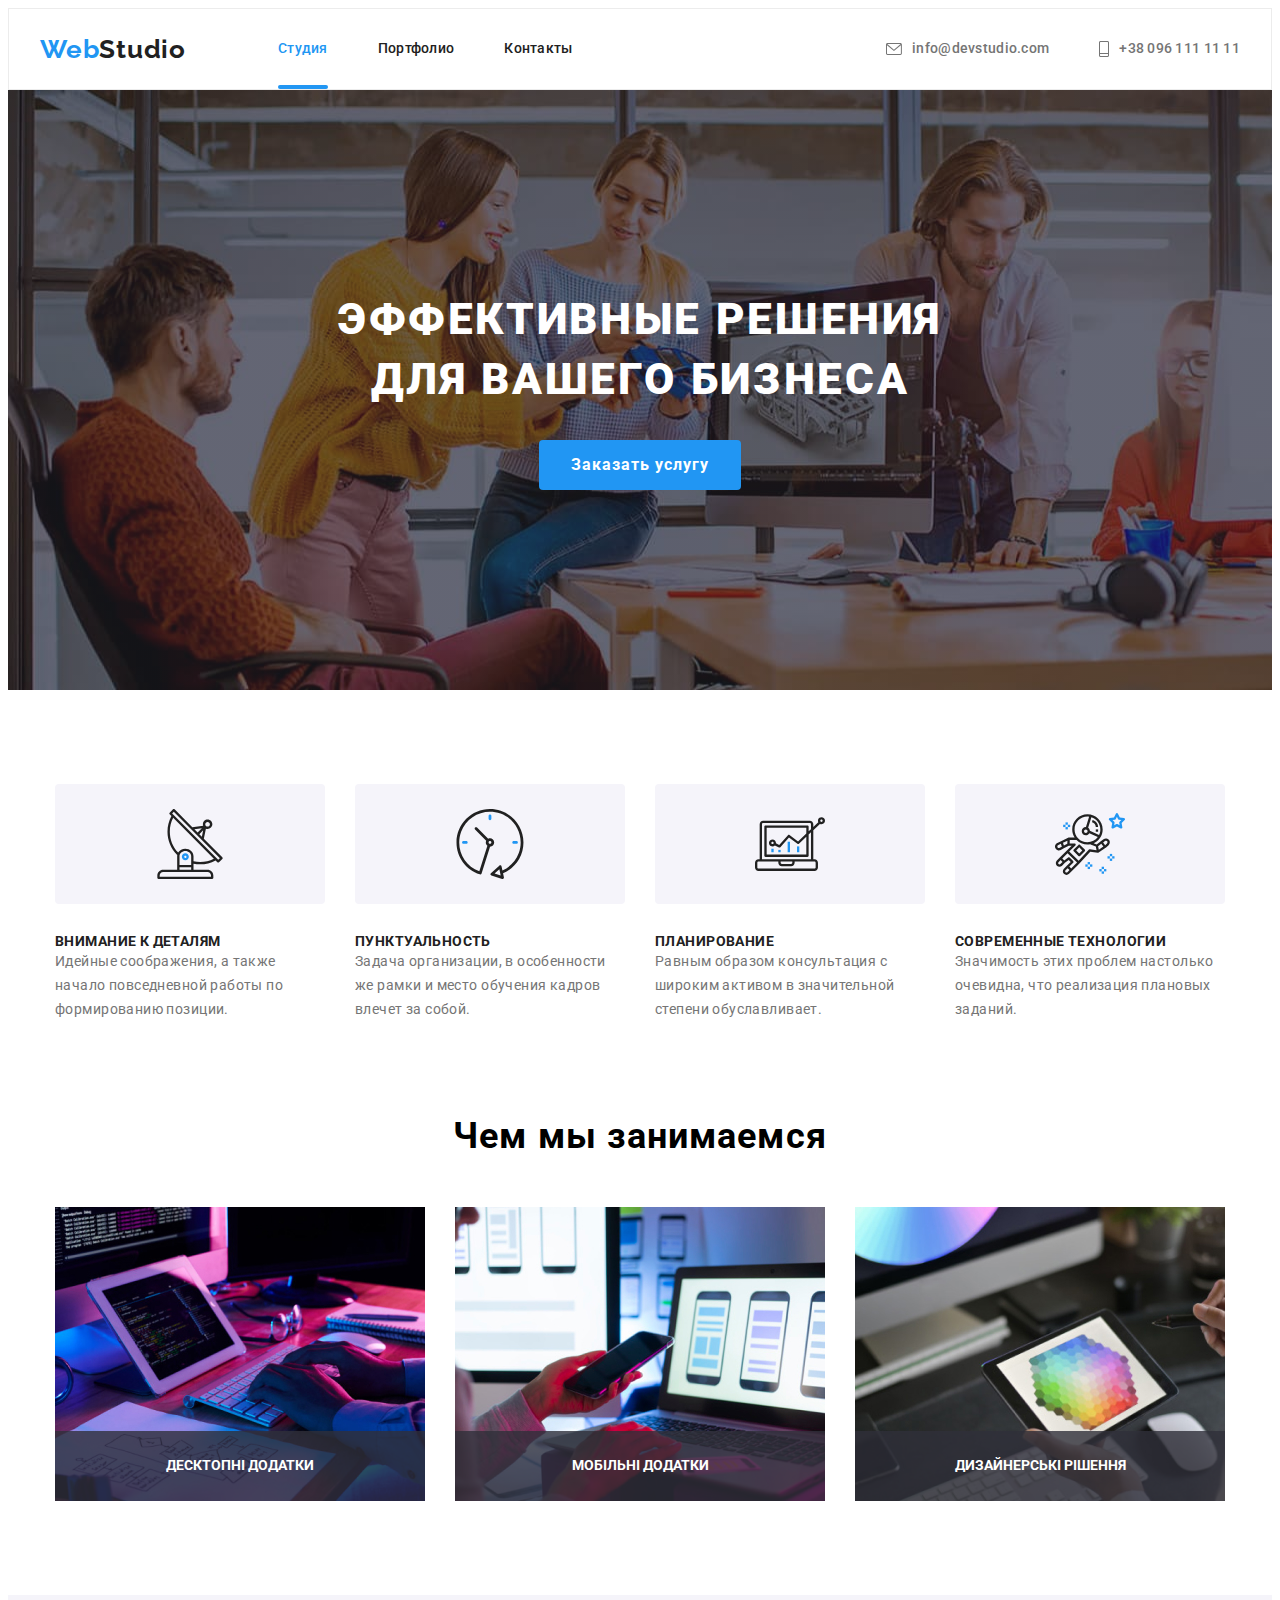
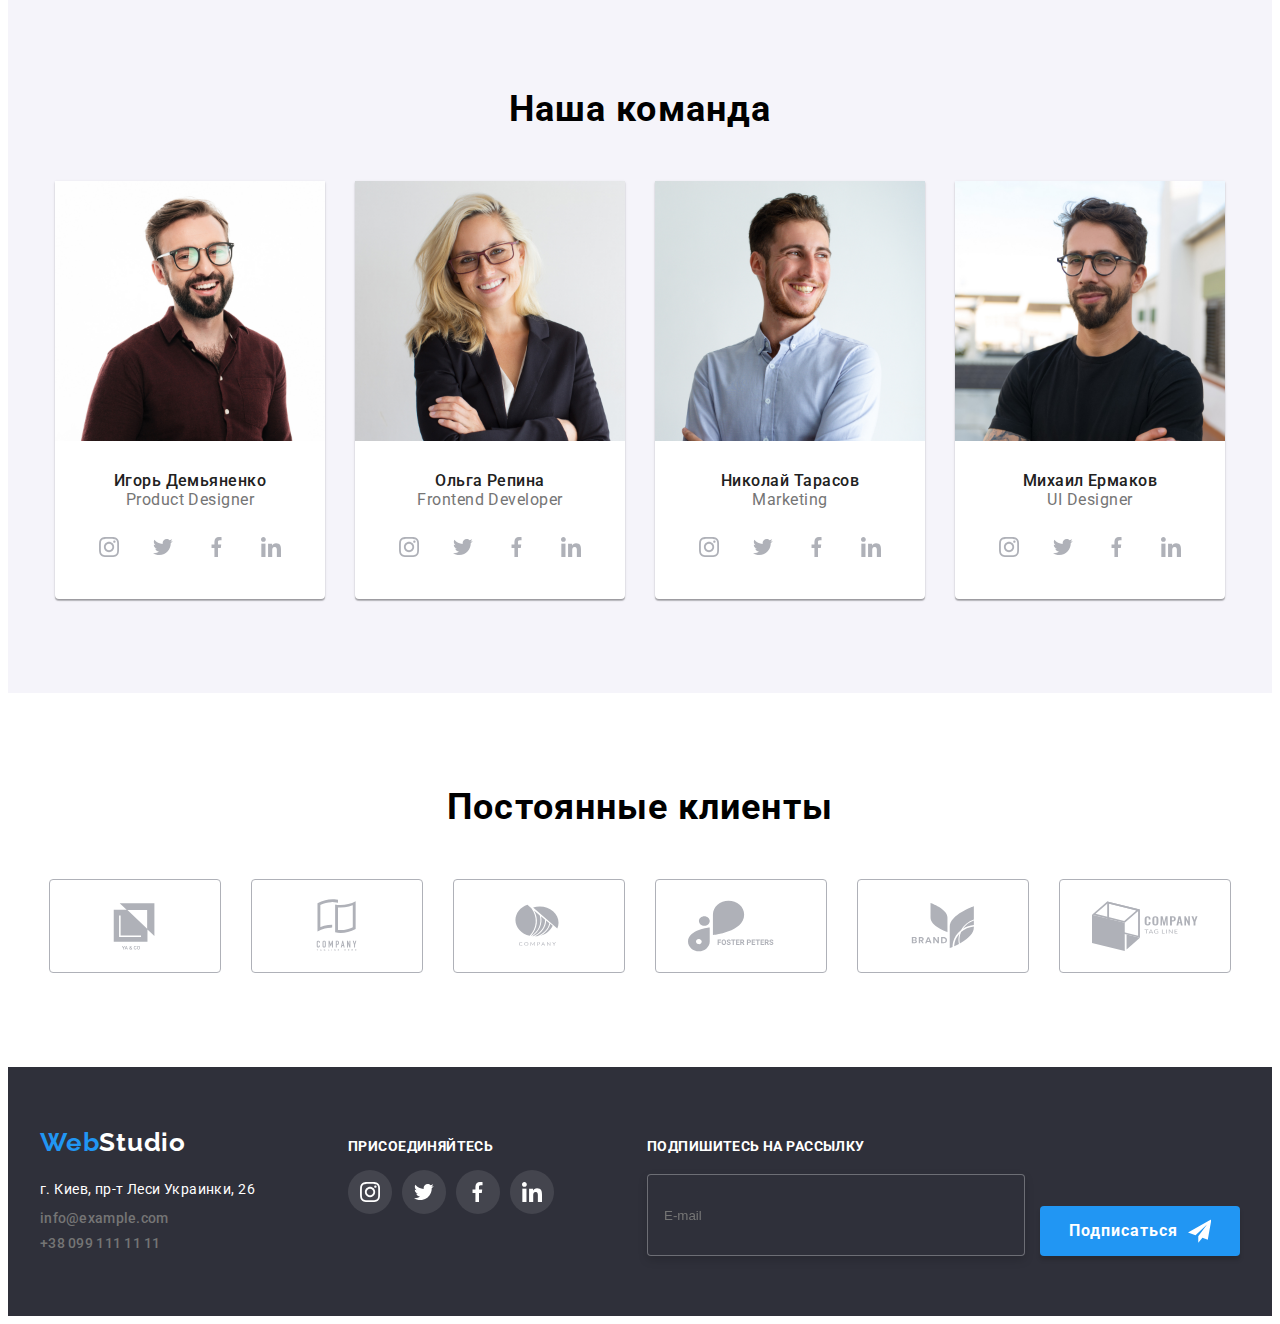
<file: index.html>
<!DOCTYPE html>
<html lang="ru">
  <head>
    <meta charset="UTF-8" />
    <meta http-equiv="X-UA-Compatible" content="IE=edge" />
    <meta name="viewport" content="width=device-width, initial-scale=1.0" />
    <title>Document</title>
    <link rel="preconnect" href="https://fonts.googleapis.com" />
    <link rel="preconnect" href="https://fonts.gstatic.com" crossorigin />
    <link
      href="https://fonts.googleapis.com/css2?family=Montserrat:wght@400;700&family=Raleway:wght@700&family=Roboto:wght@400;500;700;900&display=swap"
      rel="stylesheet"
    />
    <link
      rel="stylesheet"
      href="https://cdnjs.cloudflare.com/ajax/libs/modern-normalize/1.1.0/modern-normalize.min.css"
      integrity="sha512-wpPYUAdjBVSE4KJnH1VR1HeZfpl1ub8YT/NKx4PuQ5NmX2tKuGu6U/JRp5y+Y8XG2tV+wKQpNHVUX03MfMFn9Q=="
      crossorigin="anonymous"
      referrerpolicy="no-referrer"
    />
    <link rel="stylesheet" href="./css/styles.css" />
  </head>
  <body>
    <!-- HEADER -->
    <header class="page-header">
      <div class="container page-header-container">
        <nav class="page-nav">
          <a class="logo" href="/"
            >Web<span class="second-part-logo">Studio</span></a
          >
          <ul class="page-nav">
            <li class="menu-item">
              <a class="menu-link current" href="">Студия</a>
            </li>
            <li class="menu-item">
              <a class="menu-link" href="./portfolio.html">Портфолио</a>
            </li>
            <li class="menu-item">
              <a class="menu-link" href="">Контакты</a>
            </li>
          </ul>
        </nav>
        <ul class="address-tel-container">
          <li>
            <a class="mail-address" href="mailto:info@devstudio.com"
              ><svg class="social-icon-header" width="16" height="12">
                <use href="./images/symbol-defs.svg#icon-mail"></use>
              </svg>
              info@devstudio.com</a
            >
          </li>
          <li>
            <a class="phone-number" href="tel:+380961111111"
              ><svg class="social-icon-header" width="10" height="16">
                <use href="./images/symbol-defs.svg#icon-tel"></use>
              </svg>
              +38 096 111 11 11</a
            >
          </li>
        </ul>
      </div>
    </header>
    <main>
      <!-- HERO -->
      <section class="hero">
        <!-- <img src="./images/primary/hero.jpg" alt="hero" width="1600" /> -->
        <h1 class="hero-title">
          Эффективные решения <br />
          для вашего бизнеса
        </h1>
        <button type="button" class="main-button" data-modal-open>
          Заказать услугу
        </button>
      </section>
      <!-- Наши преимущества -->
      <section class="benefits">
        <div class="container">
          <h2 hidden>Наши преимущества</h2>
          <ul class="benefits-item">
            <li class="benefits-list">
              <div class="benefits-icon-container">
                <svg class="benefits-icon" width="70px" height="70px">
                  <use href="./images/symbol-defs.svg#icon-antena"></use>
                </svg>
              </div>
              <h3 class="benefits-title">Внимание к деталям</h3>
              <p class="text-in-title">
                Идейные соображения, а также начало повседневной работы по
                формированию позиции.
              </p>
            </li>
            <li class="benefits-list">
              <div class="benefits-icon-container">
                <svg class="benefits-icon" width="70px" height="70px">
                  <use href="./images/symbol-defs.svg#icon-clock"></use>
                </svg>
              </div>

              <h3 class="benefits-title">Пунктуальность</h3>
              <p class="text-in-title">
                Задача организации, в особенности же рамки и место обучения
                кадров влечет за собой.
              </p>
            </li>
            <li class="benefits-list">
              <div class="benefits-icon-container">
                <svg class="benefits-icon" width="70px" height="70px">
                  <use href="./images/symbol-defs.svg#icon-diagram"></use>
                </svg>
              </div>

              <h3 class="benefits-title">Планирование</h3>
              <p class="text-in-title">
                Равным образом консультация с широким активом в значительной
                степени обуславливает.
              </p>
            </li>
            <li class="benefits-list">
              <div class="benefits-icon-container">
                <svg class="benefits-icon" width="70px" height="70px">
                  <use href="./images/symbol-defs.svg#icon-astronaut"></use>
                </svg>
              </div>

              <h3 class="benefits-title">Современные технологии</h3>
              <p class="text-in-title">
                Значимость этих проблем настолько очевидна, что реализация
                плановых заданий.
              </p>
            </li>
          </ul>
        </div>
      </section>
      <!-- Чем мы занимаемся -->
      <section>
        <h2 class="headline">Чем мы занимаемся</h2>
        <div class="container-job">
          <ul class="command">
            <li class="command-item">
              <img
                src="./images/primary/box1.jpg"
                alt="Скелет документа"
                width="370"
              />
              <div class="command-item-wraper">
                <p class="text-wraper">ДЕСКТОПНІ ДОДАТКИ</p>
              </div>
            </li>
            <li class="command-item">
              <img
                src="./images/primary/box2.jpg"
                alt="Адаптивный дизайн приложения"
                width="370"
              />
              <div class="command-item-wraper">
                <p class="text-wraper">МОБІЛЬНІ ДОДАТКИ</p>
              </div>
            </li>
            <li class="command-item">
              <img
                src="./images/primary/box3.jpg"
                alt="Подбор любого цвета"
                width="370"
              />
              <div class="command-item-wraper">
                <p class="text-wraper">ДИЗАЙНЕРСЬКІ РІШЕННЯ</p>
              </div>
            </li>
          </ul>
        </div>
      </section>
      <!-- Наша команда -->
      <section class="background-command">
        <h2 class="headline-command">Наша команда</h2>
        <div class="container-command">
          <ul class="command">
            <li class="command-item frame">
              <img
                src="./images/primary/productdesigner.jpg"
                alt="Product Designer"
                width="270"
              />
              <div class="section-command">
                <h3 class="name-command command">Игорь Демьяненко</h3>
                <p lang="en" class="name-position command">Product Designer</p>
                <ul class="social-list">
                  <li class="social-list-item">
                    <a href="" class="social-list-link">
                      <svg class="social-list-icon" width="20" height="20">
                        <use
                          href="./images/symbol-defs.svg#icon-instagram"
                        ></use>
                      </svg>
                    </a>
                  </li>
                  <li class="social-list-item">
                    <a href="" class="social-list-link">
                      <svg class="social-list-icon" width="20" height="20">
                        <use href="./images/symbol-defs.svg#icon-twitter"></use>
                      </svg>
                    </a>
                  </li>
                  <li class="social-list-item">
                    <a href="" class="social-list-link">
                      <svg class="social-list-icon" width="20" height="20">
                        <use
                          href="./images/symbol-defs.svg#icon-facebook"
                        ></use>
                      </svg>
                    </a>
                  </li>
                  <li class="social-list-item">
                    <a href="" class="social-list-link">
                      <svg class="social-list-icon" width="20" height="20">
                        <use
                          href="./images/symbol-defs.svg#icon-linkedin"
                        ></use>
                      </svg>
                    </a>
                  </li>
                </ul>
              </div>
            </li>
            <li class="command-item frame">
              <img
                src="./images/primary/frontenddeveloper.jpg"
                alt="Frontend Developer"
                width="270"
              />
              <div class="section-command">
                <h3 class="name-command command">Ольга Репина</h3>
                <p lang="en" class="name-position command">
                  Frontend Developer
                </p>
                <ul class="social-list">
                  <li class="social-list-item">
                    <a href="" class="social-list-link">
                      <svg class="social-list-icon" width="20" height="20">
                        <use
                          href="./images/symbol-defs.svg#icon-instagram"
                        ></use>
                      </svg>
                    </a>
                  </li>
                  <li class="social-list-item">
                    <a href="" class="social-list-link">
                      <svg class="social-list-icon" width="20" height="20">
                        <use href="./images/symbol-defs.svg#icon-twitter"></use>
                      </svg>
                    </a>
                  </li>
                  <li class="social-list-item">
                    <a href="" class="social-list-link">
                      <svg class="social-list-icon" width="20" height="20">
                        <use
                          href="./images/symbol-defs.svg#icon-facebook"
                        ></use>
                      </svg>
                    </a>
                  </li>
                  <li class="social-list-item">
                    <a href="" class="social-list-link">
                      <svg class="social-list-icon" width="20" height="20">
                        <use
                          href="./images/symbol-defs.svg#icon-linkedin"
                        ></use>
                      </svg>
                    </a>
                  </li>
                </ul>
              </div>
            </li>
            <li class="command-item frame">
              <img
                src="./images/primary/marketing.jpg"
                alt="Marketing"
                width="270"
              />
              <div class="section-command">
                <h3 class="name-command command">Николай Тарасов</h3>
                <p lang="en" class="name-position command">Marketing</p>
                <ul class="social-list">
                  <li class="social-list-item">
                    <a href="" class="social-list-link">
                      <svg class="social-list-icon" width="20" height="20">
                        <use
                          href="./images/symbol-defs.svg#icon-instagram"
                        ></use>
                      </svg>
                    </a>
                  </li>
                  <li class="social-list-item">
                    <a href="" class="social-list-link">
                      <svg class="social-list-icon" width="20" height="20">
                        <use href="./images/symbol-defs.svg#icon-twitter"></use>
                      </svg>
                    </a>
                  </li>
                  <li class="social-list-item">
                    <a href="" class="social-list-link">
                      <svg class="social-list-icon" width="20" height="20">
                        <use
                          href="./images/symbol-defs.svg#icon-facebook"
                        ></use>
                      </svg>
                    </a>
                  </li>
                  <li class="social-list-item">
                    <a href="" class="social-list-link">
                      <svg class="social-list-icon" width="20" height="20">
                        <use
                          href="./images/symbol-defs.svg#icon-linkedin"
                        ></use>
                      </svg>
                    </a>
                  </li>
                </ul>
              </div>
            </li>
            <li class="command-item frame">
              <img src="./images/primary/uidesigner.jpg" alt="" width="270" />
              <div class="section-command">
                <h3 class="name-command command">Михаил Ермаков</h3>
                <p lang="en" class="name-position command">UI Designer</p>
                <ul class="social-list">
                  <li class="social-list-item">
                    <a href="" class="social-list-link">
                      <svg class="social-list-icon" width="20" height="20">
                        <use
                          href="./images/symbol-defs.svg#icon-instagram"
                        ></use>
                      </svg>
                    </a>
                  </li>
                  <li class="social-list-item">
                    <a href="" class="social-list-link">
                      <svg class="social-list-icon" width="20" height="20">
                        <use href="./images/symbol-defs.svg#icon-twitter"></use>
                      </svg>
                    </a>
                  </li>
                  <li class="social-list-item">
                    <a href="" class="social-list-link">
                      <svg class="social-list-icon" width="20" height="20">
                        <use
                          href="./images/symbol-defs.svg#icon-facebook"
                        ></use>
                      </svg>
                    </a>
                  </li>
                  <li class="social-list-item">
                    <a href="" class="social-list-link">
                      <svg class="social-list-icon" width="20" height="20">
                        <use
                          href="./images/symbol-defs.svg#icon-linkedin"
                        ></use>
                      </svg>
                    </a>
                  </li>
                </ul>
              </div>
            </li>
          </ul>
        </div>
      </section>
      <!-- Постоянные клиенты -->
      <section class="clients">
        <h2 class="headline-clients">Постоянные клиенты</h2>
        <div>
          <ul class="clients-list">
            <li class="clients-item">
              <a href="" class="clients-list-link">
                <svg class="clients-icon">
                  <use href="./images/symbol-defs.svg#icon-yaco"></use>
                </svg>
              </a>
            </li>
            <li class="clients-item">
              <a href="" class="clients-list-link">
                <svg class="clients-icon">
                  <use href="./images/symbol-defs.svg#icon-company"></use>
                </svg>
              </a>
            </li>
            <li class="clients-item">
              <a href="" class="clients-list-link">
                <svg class="clients-icon">
                  <use href="./images/symbol-defs.svg#icon-company-two"></use>
                </svg>
              </a>
            </li>
            <li class="clients-item">
              <a href="" class="clients-list-link">
                <svg class="clients-icon">
                  <use href="./images/symbol-defs.svg#icon-foster"></use>
                </svg>
              </a>
            </li>
            <li class="clients-item">
              <a href="" class="clients-list-link">
                <svg class="clients-icon">
                  <use href="./images/symbol-defs.svg#icon-brand"></use>
                </svg>
              </a>
            </li>
            <li class="clients-item">
              <a href="" class="clients-list-link">
                <svg class="clients-icon">
                  <use href="./images/symbol-defs.svg#icon-tag-line"></use>
                </svg>
              </a>
            </li>
          </ul>
        </div>
      </section>
    </main>
    <!-- FOOTER -->
    <footer class="background-footer">
      <div class="container-footer">
        <div>
          <a class="logo" href="./index.html"
            >Web<span class="second-part-logo-footer">Studio</span></a
          >
          <address>
            <ul>
              <li class="address">г. Киев, пр-т Леси Украинки, 26</li>
              <li>
                <a
                  class="mail-address-portfolio footer"
                  href="mailto:info@example.com"
                  >info@example.com</a
                >
              </li>
              <li>
                <a
                  class="phone-number-portfolio footer-number footer"
                  href="tel:+380991111111"
                  >+38 099 111 11 11</a
                >
              </li>
            </ul>
          </address>
        </div>
        <div class="container-footer-links">
          <h3 class="headline-footer">ПРИСОЕДИНЯЙТЕСЬ</h3>
          <ul class="social-list-footer">
            <li class="social-list-item-footer">
              <a href="" class="social-list-link-footer">
                <svg class="social-list-icon-footer" width="20" height="20">
                  <use href="./images/symbol-defs.svg#icon-instagram"></use>
                </svg>
              </a>
            </li>
            <li class="social-list-item-footer">
              <a href="" class="social-list-link-footer">
                <svg class="social-list-icon-footer" width="20" height="20">
                  <use href="./images/symbol-defs.svg#icon-twitter"></use>
                </svg>
              </a>
            </li>
            <li class="social-list-item-footer">
              <a href="" class="social-list-link-footer">
                <svg class="social-list-icon-footer" width="20" height="20">
                  <use href="./images/symbol-defs.svg#icon-facebook"></use>
                </svg>
              </a>
            </li>
            <li class="social-list-item-footer">
              <a href="" class="social-list-link-footer">
                <svg class="social-list-icon-footer" width="20" height="20">
                  <use href="./images/symbol-defs.svg#icon-linkedin"></use>
                </svg>
              </a>
            </li>
          </ul>
        </div>
        <form class="form-footer">
          <label>
            <span class="footer-subscribe">ПОДПИШИТЕСЬ НА РАССЫЛКУ</span>
            <input
              class="form-email"
              type="email"
              name="email"
              placeholder="E-mail"
              required
            />
          </label>
          <button type="submit" class="button-send-footer">
            Подписаться
            <svg class="icon-send" width="24" height="24">
              <use href="./images/symbol-defs.svg#icon-send"></use>
            </svg>
          </button>
        </form>
        <!-- <div class="container-subscribe">
          <h3 class="footer-subscribe">ПОДПИШИТЕСЬ НА РАССЫЛКУ</h3>
          <form class="form-footer">
            <input
              class="form-email"
              type="email"
              name="email"
              id="user_email"
              placeholder="E-mail"
            />
            <button type="submit" class="button-send-footer">
              Подписаться
              <svg class="icon-send" width="24" height="24">
                <use href="./images/symbol-defs.svg#icon-send"></use>
              </svg>
            </button>
          </form>
        </div> -->
      </div>
    </footer>
    <!-- MODAL -->
    <div class="backdrop is-hidden" data-modal>
      <div class="modal">
        <button type="button" class="modal-close-button" data-modal-close>
          <svg class="modal-close-button-icon" width="11" height="11">
            <use href="./images/symbol-defs.svg#icon-close-modal"></use>
          </svg>
        </button>
        <span class="modal-form-text"
          >Залиште свої дані, ми вам передзвонимо</span
        >
        <form class="modal-form">
          <label class="modal-form-field">
            <span class="modal-form-input-desc">Ім'я</span>
            <span class="modal-form-input-wrapper">
              <input
                type="text"
                name="user_name"
                class="modal-form-input"
                required
                pattern="^[a-zA-Z а-яА-Я]+"
                minlength="2"
              />
              <svg class="modal-form-input-icon" width="13" height="13">
                <use href="./images/symbol-defs.svg#icon-people"></use>
              </svg>
            </span>
          </label>
          <label class="modal-form-field">
            <span class="modal-form-input-desc">Телефон</span>
            <span class="modal-form-input-wrapper">
              <input
                type="tel"
                name="user_phone"
                class="modal-form-input"
                required
                pattern="[0-9]{3}-[0-9]{3}-[0-9]{2}-[0-9]{2}"
                title="xxx-xxx-xx-xx"
              />
              <svg class="modal-form-input-icon" width="13" height="13">
                <use href="./images/symbol-defs.svg#icon-phone"></use>
              </svg>
            </span>
          </label>
          <label class="modal-form-field">
            <span class="modal-form-input-desc">Пошта</span>
            <span class="modal-form-input-wrapper">
              <input
                type="email"
                name="user_email"
                class="modal-form-input"
                required
              />
              <svg class="modal-form-input-icon" width="13" height="13">
                <use href="./images/symbol-defs.svg#icon-people"></use>
              </svg>
            </span>
          </label>
          <label class="modal-form-field">
            <span class="modal-form-input-desc">Коментар</span>
            <textarea
              name="user_message"
              class="modal-form-message"
              placeholder="Введіть текст"
            ></textarea>
          </label>
          <input
            id="user-policy"
            type="checkbox"
            name="user_policy"
            class="modal-form-check checkbox"
          />
          <label for="user-policy" class="modal-form-check-desc"
            >Погоджуюся з розсилкою та приймаю &nbsp;<a
              class="modal-link-contract"
              href=""
              >Умови договору</a
            ></label
          >
          <button type="submit" class="modal-form-submit">Відправити</button>
        </form>
      </div>
    </div>
    <script src="./js/modal.js"></script>
  </body>
</html>
</file>
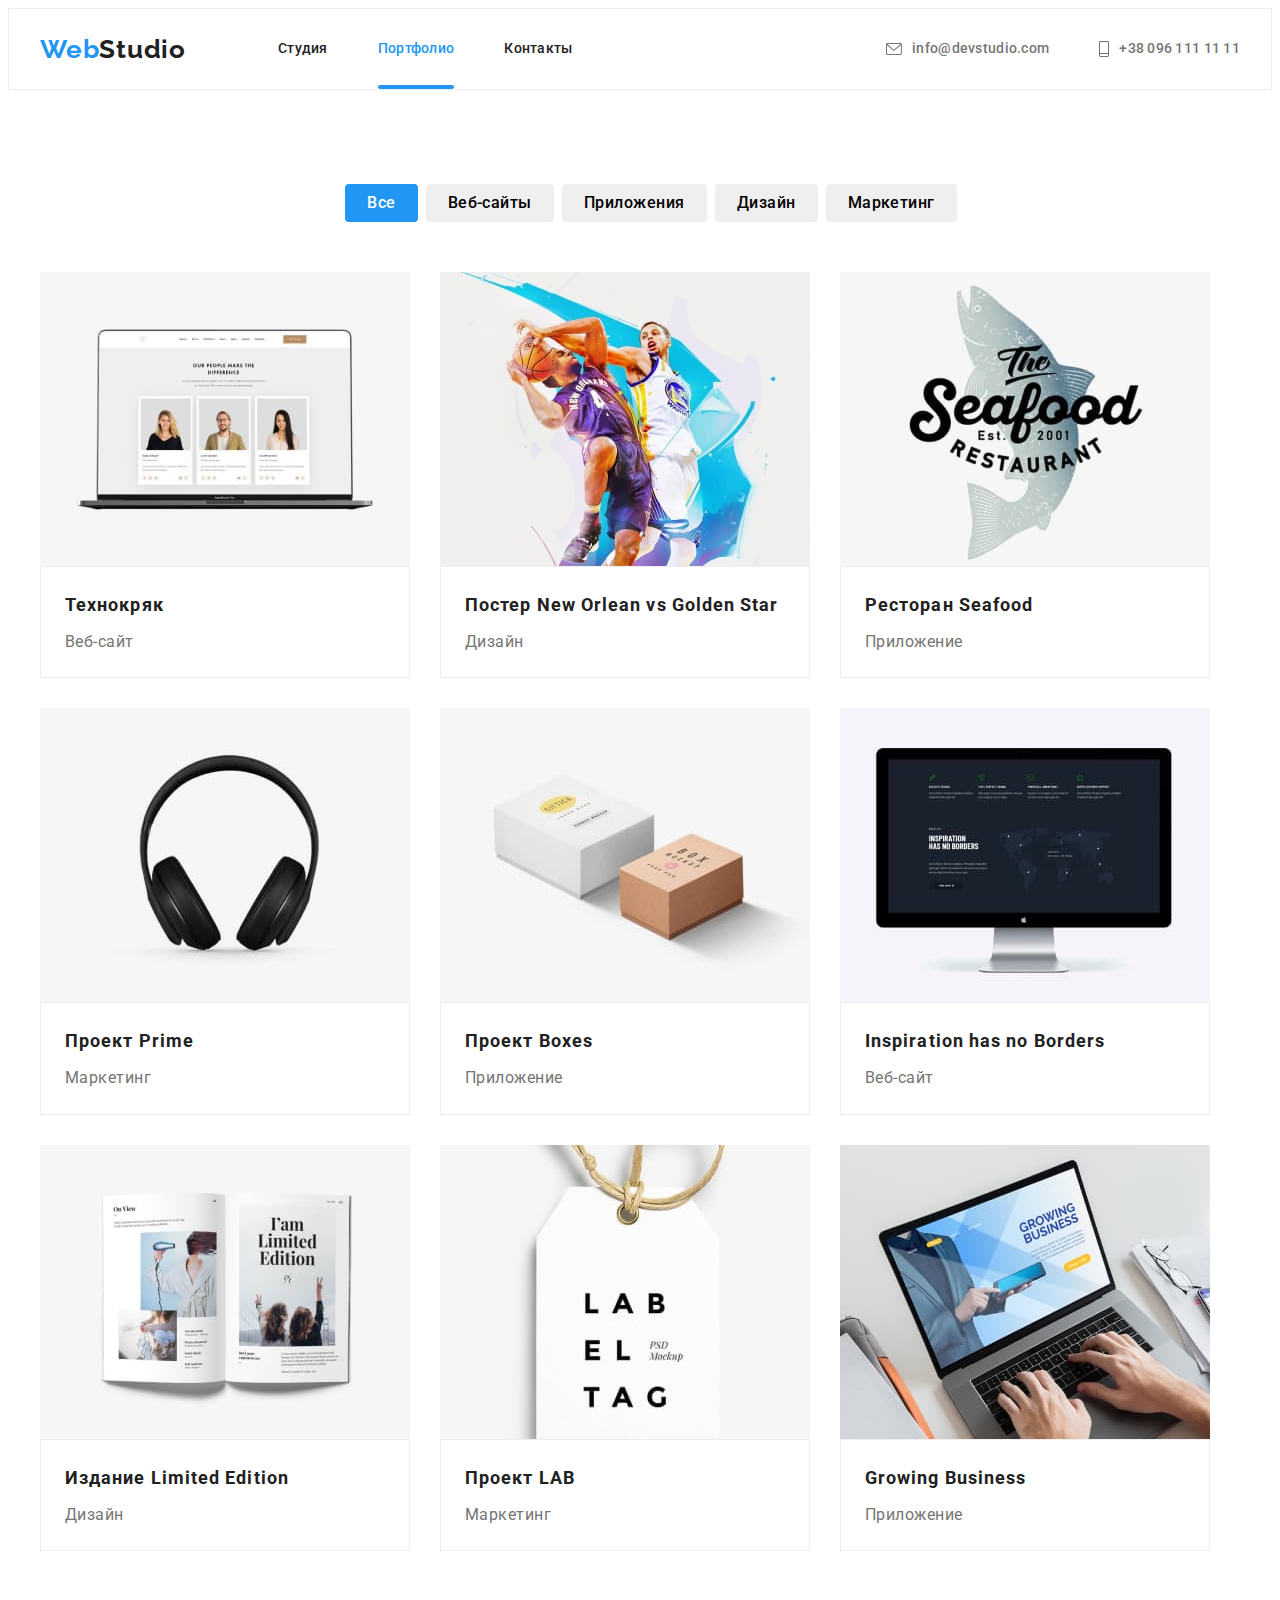
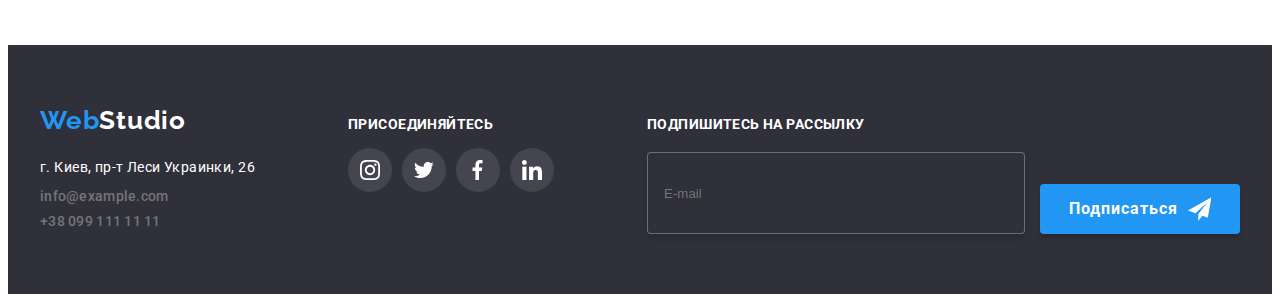
<file: portfolio.html>
<!DOCTYPE html>
<html lang="ru">
  <head>
    <meta charset="UTF-8" />
    <meta http-equiv="X-UA-Compatible" content="IE=edge" />
    <meta name="viewport" content="width=device-width, initial-scale=1.0" />
    <title>Document</title>
    <link rel="preconnect" href="https://fonts.googleapis.com" />
    <link rel="preconnect" href="https://fonts.gstatic.com" crossorigin />
    <link
      href="https://fonts.googleapis.com/css2?family=Montserrat:wght@400;700&family=Raleway:wght@700&family=Roboto:wght@400;500;700;900&display=swap"
      rel="stylesheet"
    />
    <link
      rel="stylesheet"
      href="https://cdnjs.cloudflare.com/ajax/libs/modern-normalize/1.1.0/modern-normalize.min.css"
      integrity="sha512-wpPYUAdjBVSE4KJnH1VR1HeZfpl1ub8YT/NKx4PuQ5NmX2tKuGu6U/JRp5y+Y8XG2tV+wKQpNHVUX03MfMFn9Q=="
      crossorigin="anonymous"
      referrerpolicy="no-referrer"
    />
    <link rel="stylesheet" href="./css/styles.css" />
  </head>
  <body>
    <!-- HEADER -->
    <header class="page-header">
      <div class="container page-header-container">
        <nav class="page-nav">
          <a class="logo" href="/"
            >Web<span class="second-part-logo">Studio</span></a
          >
          <ul class="page-nav">
            <li class="menu-item">
              <a class="menu-link" href="./index.html">Студия</a>
            </li>
            <li class="menu-item">
              <a class="menu-link current" href="">Портфолио</a>
            </li>
            <li class="menu-item">
              <a class="menu-link" href="">Контакты</a>
            </li>
          </ul>
        </nav>
        <ul class="address-tel-container">
          <li>
            <a class="mail-address" href="mailto:info@devstudio.com"
              ><svg class="social-icon-header" width="16" height="12">
                <use href="./images/symbol-defs.svg#icon-mail"></use>
              </svg>
              info@devstudio.com</a
            >
          </li>
          <li>
            <a class="phone-number" href="tel:+380961111111"
              ><svg class="social-icon-header" width="10" height="16">
                <use href="./images/symbol-defs.svg#icon-tel"></use>
              </svg>
              +38 096 111 11 11</a
            >
          </li>
        </ul>
      </div>
    </header>
    <!-- Main -->
    <main>
      <!-- Навигация -->
      <section class="section">
        <div class="container">
          <h1 hidden>Навигация</h1>
          <ul class="container container-buttons">
            <li>
              <button type="button" class="portfolio-button current-portfolio">
                Все
              </button>
            </li>
            <li>
              <button type="button" class="portfolio-button">Веб-сайты</button>
            </li>
            <li>
              <button type="button" class="portfolio-button">Приложения</button>
            </li>
            <li>
              <button type="button" class="portfolio-button">Дизайн</button>
            </li>
            <li>
              <button type="button" class="portfolio-button">Маркетинг</button>
            </li>
          </ul>
          <!-- Плиточные елементы -->
          <ul class="work-element">
            <li class="work-list">
              <div class="work-list-blok">
                <img
                  src="./images/portfolio/website.jpg"
                  alt="website"
                  width="370"
                  height="294"
                />
                <p class="overlay">
                  Ресурс пропонує комплексні пропозиції з різним рівнем
                  функціоналу та сервісів. Все це дозволить відвідувачу отримати
                  вичерпні відомості про компанію чи приватну особу.
                </p>
              </div>
              <div class="work-element-name">
                <h2 class="description-work">Технокряк</h2>
                <p class="task-types">Веб-сайт</p>
              </div>
            </li>
            <li class="work-list">
              <div class="work-list-blok">
                <img
                  src="./images/portfolio/design.jpg"
                  alt="design"
                  width="370"
                  height="294"
                />
                <p class="overlay">
                  Ресурс пропонує комплексні пропозиції з різним рівнем
                  функціоналу та сервісів. Все це дозволить відвідувачу отримати
                  вичерпні відомості про компанію чи приватну особу.
                </p>
              </div>
              <div class="work-element-name">
                <h2 class="description-work">
                  Постер <span lang="en">New Orlean vs Golden Star</span>
                </h2>
                <p class="task-types">Дизайн</p>
              </div>
            </li>
            <li class="work-list">
              <div class="work-list-blok">
                <img
                  src="./images/portfolio/app.jpg"
                  alt="app"
                  width="370"
                  height="294"
                />
                <p class="overlay">
                  Ресурс пропонує комплексні пропозиції з різним рівнем
                  функціоналу та сервісів. Все це дозволить відвідувачу отримати
                  вичерпні відомості про компанію чи приватну особу.
                </p>
              </div>
              <div class="work-element-name">
                <h2 class="description-work">
                  Ресторан <span lang="en">Seafood</span>
                </h2>
                <p class="task-types">Приложение</p>
              </div>
            </li>
            <li class="work-list">
              <div class="work-list-blok">
                <img
                  src="./images/portfolio/marketing.jpg"
                  alt="marketing"
                  width="370"
                  height="294"
                />
                <p class="overlay">
                  Ресурс пропонує комплексні пропозиції з різним рівнем
                  функціоналу та сервісів. Все це дозволить відвідувачу отримати
                  вичерпні відомості про компанію чи приватну особу.
                </p>
              </div>
              <div class="work-element-name">
                <h2 class="description-work">
                  Проект <span lang="en">Prime</span>
                </h2>
                <p class="task-types">Маркетинг</p>
              </div>
            </li>
            <li class="work-list">
              <div class="work-list-blok">
                <img
                  src="./images/portfolio/second-app.jpg"
                  alt="app"
                  width="370"
                  height="294"
                />
                <p class="overlay">
                  Ресурс пропонує комплексні пропозиції з різним рівнем
                  функціоналу та сервісів. Все це дозволить відвідувачу отримати
                  вичерпні відомості про компанію чи приватну особу.
                </p>
              </div>
              <div class="work-element-name">
                <h2 class="description-work">
                  Проект <span lang="en">Boxes</span>
                </h2>
                <p class="task-types">Приложение</p>
              </div>
            </li>
            <li class="work-list">
              <div class="work-list-blok">
                <img
                  src="./images/portfolio/second-website.jpg"
                  alt="website"
                  width="370"
                  height="294"
                />
                <p class="overlay">
                  Ресурс пропонує комплексні пропозиції з різним рівнем
                  функціоналу та сервісів. Все це дозволить відвідувачу отримати
                  вичерпні відомості про компанію чи приватну особу.
                </p>
              </div>
              <div class="work-element-name">
                <h2 lang="en" class="description-work">
                  Inspiration has no Borders
                </h2>
                <p class="task-types">Веб-сайт</p>
              </div>
            </li>
            <li class="work-list">
              <div class="work-list-blok">
                <img
                  src="./images/portfolio/second-design.jpg"
                  alt="design"
                  width="370"
                  height="294"
                />
                <p class="overlay">
                  Ресурс пропонує комплексні пропозиції з різним рівнем
                  функціоналу та сервісів. Все це дозволить відвідувачу отримати
                  вичерпні відомості про компанію чи приватну особу.
                </p>
              </div>
              <div class="work-element-name">
                <h2 class="description-work">
                  Издание <span lang="en">Limited Edition</span>
                </h2>
                <p class="task-types">Дизайн</p>
              </div>
            </li>
            <li class="work-list">
              <div class="work-list-blok">
                <img
                  src="./images/portfolio/second-marketing.jpg"
                  alt="marketing"
                  width="370"
                  height="294"
                />
                <p class="overlay">
                  Ресурс пропонує комплексні пропозиції з різним рівнем
                  функціоналу та сервісів. Все це дозволить відвідувачу отримати
                  вичерпні відомості про компанію чи приватну особу.
                </p>
              </div>
              <div class="work-element-name">
                <h2 class="description-work">
                  Проект <span lang="en">LAB</span>
                </h2>
                <p class="task-types">Маркетинг</p>
              </div>
            </li>
            <li class="work-list">
              <div class="work-list-blok">
                <img
                  src="./images/portfolio/third-app.jpg"
                  alt="app"
                  width="370"
                  height="294"
                />
                <p class="overlay">
                  Ресурс пропонує комплексні пропозиції з різним рівнем
                  функціоналу та сервісів. Все це дозволить відвідувачу отримати
                  вичерпні відомості про компанію чи приватну особу.
                </p>
              </div>
              <div class="work-element-name">
                <h2 lang="en" class="description-work">Growing Business</h2>
                <p class="task-types">Приложение</p>
              </div>
            </li>
          </ul>
        </div>
      </section>
    </main>
    <!-- FOOTER -->
    <footer class="background-footer-portfolio">
      <div class="container-footer">
        <div>
          <a class="logo" href="./index.html"
            >Web<span class="second-part-logo-footer">Studio</span></a
          >
          <address>
            <ul>
              <li class="address">г. Киев, пр-т Леси Украинки, 26</li>
              <li>
                <a
                  class="mail-address-portfolio footer"
                  href="mailto:info@example.com"
                  >info@example.com</a
                >
              </li>
              <li>
                <a
                  class="phone-number-portfolio footer-number footer"
                  href="tel:+380991111111"
                  >+38 099 111 11 11</a
                >
              </li>
            </ul>
          </address>
        </div>
        <div class="container-footer-links">
          <h3 class="headline-footer">ПРИСОЕДИНЯЙТЕСЬ</h3>
          <ul class="social-list-footer">
            <li class="social-list-item-footer">
              <a href="" class="social-list-link-footer">
                <svg class="social-list-icon-footer" width="20" height="20">
                  <use href="./images/symbol-defs.svg#icon-instagram"></use>
                </svg>
              </a>
            </li>
            <li class="social-list-item-footer">
              <a href="" class="social-list-link-footer">
                <svg class="social-list-icon-footer" width="20" height="20">
                  <use href="./images/symbol-defs.svg#icon-twitter"></use>
                </svg>
              </a>
            </li>
            <li class="social-list-item-footer">
              <a href="" class="social-list-link-footer">
                <svg class="social-list-icon-footer" width="20" height="20">
                  <use href="./images/symbol-defs.svg#icon-facebook"></use>
                </svg>
              </a>
            </li>
            <li class="social-list-item-footer">
              <a href="" class="social-list-link-footer">
                <svg class="social-list-icon-footer" width="20" height="20">
                  <use href="./images/symbol-defs.svg#icon-linkedin"></use>
                </svg>
              </a>
            </li>
          </ul>
        </div>
        <form class="form-footer">
          <label>
            <span class="footer-subscribe">ПОДПИШИТЕСЬ НА РАССЫЛКУ</span>
            <input
              class="form-email"
              type="email"
              name="email"
              placeholder="E-mail"
              required
            />
          </label>
          <button type="submit" class="button-send-footer">
            Подписаться
            <svg class="icon-send" width="24" height="24">
              <use href="./images/symbol-defs.svg#icon-send"></use>
            </svg>
          </button>
        </form>
      </div>
    </footer>
  </body>
</html>
</file>
<file: css/styles.css>
/*цвет основного текста #000000*/
/*акцент #2196F3*/
/*акцент #FFFFFF*/
/*цвет вторичного текста #757575*/
/*акцент rgba(255, 255, 255, 0.6);*/
/*цвет фона #E5E5E5*/
/*вторичный цвет фона #F5F4FA*/
:root {
  --accent-color: #2196f3;
  --second-accent-color: #212121;
  --accent-text-color: #757575;
  --background-accent-color: #ffffff;
  --background-second-color: #2f303a;
  --fill-color: #afb1b8;
  --background-accent-button: #188ce8;
  --speed: 250ms;
  --cubic: cubic-bezier(0.4, 0, 0.2, 1);
}

h1,
h2,
h3,
h4,
p {
  margin-top: 0;
  margin-bottom: 0;
}

ul,
ol {
  list-style: none;
  margin-top: 0;
  margin-bottom: 0;
  padding-left: 0;
}

a {
  text-decoration: none;
}

img {
  display: block;
}

button {
  cursor: pointer;
}

.menu-link.current {
  color: var(--accent-color);
}

body {
  font-family: "Roboto", sans-serif;
  font-size: 14px;
}

/* test */
/* :hover,
:focus {
  transition-duration: 250ms;
  transition-timing-function: cubic-bezier(0.4, 0, 0.2, 1);
} */

/* ================Общие классы================ */
/* HEADER */
.page-header {
  /* padding-top: 32px;
  padding-bottom: 32px; */
  border: 1px solid #ececec;
}

.container {
  width: 1200px;
  margin-left: auto;
  margin-right: auto;
  padding-left: 15px;
  padding-right: 15px;
}

.page-header-container {
  display: flex;
  align-items: center;
  justify-content: space-between;
}

.page-nav {
  display: flex;
  align-items: center;
}

.logo {
  font-family: "Raleway", sans-serif;
  font-weight: 700;
  font-size: 26px;
  line-height: 1.19;
  letter-spacing: 0.03em;
  color: var(--accent-color);
  margin-right: 92px;
}

.second-part-logo {
  color: var(--second-accent-color);
}

.menu-item {
  font-weight: 500;
  font-size: 14px;
  line-height: 1.14;
  letter-spacing: 0.02em;
  color: var(--second-accent-color);
}

.menu-item:not(:last-child) {
  margin-right: 50px;
}

.menu-link.current::after {
  content: "";
  position: absolute;
  width: 100%;
  height: 4px;
  display: flex;
  bottom: 0;
  left: 0;
  background: #2196f3;
  border-radius: 2px;
}

.menu-link {
  position: relative;
  padding: 32px 0;
  display: flex;
  color: var(--second-accent-color);
  transition: color var(--speed) var(--cubic);
}

.menu-link:hover,
.menu-link:focus {
  color: var(--accent-color);
}

.address-tel-container {
  display: flex;
  align-items: center;
}

/* ================INDEX================ */
/* HEADER */

.mail-address {
  font-weight: 500;
  font-size: 14px;
  line-height: 1.14;
  letter-spacing: 0.02em;
  color: var(--accent-text-color);
  margin-right: 50px;
  padding: 32px 0;
  display: flex;
  align-items: center;
  transition: color var(--speed) var(--cubic);
}

.social-icon-header {
  display: flex;
  justify-content: center;
  align-items: center;
  fill: currentColor;
  margin-right: 10px;
}

.mail-address:hover,
.mail-address:focus {
  color: var(--accent-color);
}

.phone-number {
  font-weight: 500;
  font-size: 14px;
  line-height: 1.14;
  letter-spacing: 0.02em;
  color: var(--accent-text-color);
  padding: 32px 0;
  display: flex;
  transition: color var(--speed) var(--cubic);
}

.phone-number:hover,
.phone-number:focus {
  color: var(--accent-color);
}

/* HERO */
.hero {
  text-align: center;
  padding-top: 200px;
  padding-bottom: 200px;
  background: rgba(47, 48, 58, 0.4);
  background-image: linear-gradient(
      rgba(47, 48, 58, 0.4),
      rgba(47, 48, 58, 0.4)
    ),
    url(../images/primary/hero.jpg);
  background-color: var(--background-second-color);
  /* background-repeat: no-repeat; */
  background-size: cover;
  /* width: 1600px;
  height: 600px; */
}

.hero-title {
  font-weight: 900;
  font-size: 44px;
  line-height: 1.36;
  letter-spacing: 0.06em;
  text-transform: uppercase;
  color: var(--background-accent-color);
}

.main-button {
  margin-top: 30px;
  padding: 10px 32px;
  font-weight: 700;
  font-size: 16px;
  line-height: 1.88;
  letter-spacing: 0.06em;
  background-color: var(--accent-color);
  color: var(--background-accent-color);
  font-family: inherit;
  border: none;
  border-radius: 4px;
  transition: background-color var(--speed) var(--cubic);
}

.main-button:hover,
.main-button:focus {
  background-color: var(--background-accent-button);
  box-shadow: 0px 4px 4px rgba(0, 0, 0, 0.15);
}

/* Наши преимущества */
.benefits {
  padding-top: 94px;
}

.benefits-item {
  display: flex;
  justify-content: center;
  align-items: center;
}

.benefits-list {
  width: 270px;
}

.benefits-icon-container {
  display: flex;
  justify-content: center;
  align-items: center;
  background-color: #f5f4fa;
  width: 270px;
  height: 120px;
  margin-bottom: 30px;
  border-radius: 4px;
}

.benefits-list:not(:last-child) {
  margin-right: 30px;
}

.benefits-icon {
}

.benefits-title {
  font-weight: 700;
  font-size: 14px;
  line-height: 1.14;
  letter-spacing: 0.03em;
  text-transform: uppercase;
  color: var(--second-accent-color);
}

.text-in-title {
  font-weight: 400;
  font-size: 14px;
  line-height: 1.71;
  letter-spacing: 0.03em;
  color: var(--accent-text-color);
}

/* Чем мы занимаемся */
.headline {
  text-align: center;
  font-weight: 700;
  font-size: 36px;
  line-height: 1.16;
  letter-spacing: 0.03em;
  padding-top: 94px;
  margin-bottom: 50px;
}

.container-job {
  width: 1200px;
  margin: 0 auto;
  padding-left: 15px;
  padding-right: 15px;
}

.command {
  display: flex;
  justify-content: center;
  align-items: center;
}

.command-item {
  position: relative;
}

.command-item:not(:last-child) {
  margin-right: 30px;
}

.command-item-wraper {
  position: absolute;
  height: 70px;
  width: 100%;
  bottom: 0%;
  left: 0%;
  display: flex;
  justify-content: center;
  align-items: center;
  background: rgba(47, 48, 58, 0.8);
}

.text-wraper {
  display: flex;
  font-family: "Roboto";
  font-style: normal;
  font-weight: 700;
  font-size: 14px;
  line-height: 1.14;
  color: var(--background-accent-color);
}

/* Наша команда */
.background-command {
  background-color: #f5f4fa;
  padding-bottom: 94px;
}

.container-command {
  width: 1200px;
  margin: 0 auto;
  padding-left: 15px;
  padding-right: 15px;
}

.frame {
  width: 270px;
  background-color: #fff;
  border-radius: 0px 0px 4px 4px;
  box-shadow: 0px 1px 3px rgba(0, 0, 0, 0.12), 0px 1px 1px rgba(0, 0, 0, 0.14),
    0px 2px 1px rgba(0, 0, 0, 0.2);
}

.headline-command {
  text-align: center;
  font-weight: 700;
  font-size: 36px;
  line-height: 1.16;
  letter-spacing: 0.03em;
  margin-bottom: 50px;
  margin-top: 94px;
  padding-top: 94px;
}

.section-command {
  padding: 30px 0;
}

.name-command {
  font-weight: 500;
  font-size: 16px;
  line-height: 1.19;
  /* identical to box height */
  /* text-align: center; */
  letter-spacing: 0.03em;
  color: var(--second-accent-color);
}

.name-position {
  font-weight: 400;
  font-size: 16px;
  line-height: 1.19;
  /* identical to box height */
  /* text-align: center; */
  letter-spacing: 0.03em;
  color: var(--accent-text-color);
}

.social-list {
  display: flex;
  justify-content: center;
  gap: 10px;
  margin-top: 16px;
}

.social-list-link {
  display: flex;
  justify-content: center;
  align-items: center;
  width: 44px;
  height: 44px;
  border-radius: 50%;
  background-color: rgb(255, 255, 255);
  transition: background-color var(--speed) var(--cubic);
}

.social-list-icon {
  fill: var(--fill-color);
  transition: fill var(--speed) var(--cubic);
}

.social-list-link:hover,
.social-list-link:focus {
  background-color: var(--accent-color);
}

.social-list-link:hover .social-list-icon,
.social-list-link:focus .social-list-icon {
  fill: var(--background-accent-color);
}
/* Постоянные клиенты */
.clients {
  padding: 94px 0;
}

.headline-clients {
  text-align: center;
  font-weight: 700;
  font-size: 36px;
  line-height: 1.16;
  letter-spacing: 0.03em;
  margin-bottom: 50px;
}

.clients-list {
  display: flex;
  justify-content: center;
  align-items: center;
  gap: 30px;
}

.clients-icon {
  width: 106px;
  height: 60px;
}

.clients-list-link {
  display: flex;
  justify-content: center;
  align-items: center;
  width: 170px;
  height: 92px;
  border: 1px solid #afb1b8;
  border-radius: 4px;
  fill: var(--fill-color);
  transition: fill var(--speed) var(--cubic),
    border-color var(--speed) var(--cubic);
}
.clients-list-link:hover {
  fill: var(--background-accent-button);
  border-color: #2196f3;
}

/* FOOTER */
.background-footer {
  background-color: var(--background-second-color);
  padding-top: 60px;
  padding-bottom: 60px;
}

.logo-footer {
  display: flex;
  margin-top: 60px;
}

.address {
  font-style: normal;
  font-weight: 400;
  font-size: 14px;
  line-height: 1.7;
  letter-spacing: 0.03em;
  color: var(--background-accent-color);
  margin-top: 20px;
  margin-bottom: 9px;
}

.footer {
  font-style: normal;
  color: rgb(255, 255, 255, 0.6);
}

.footer-number {
  display: flex;
  margin-top: 9px;
}

.second-part-logo-footer {
  color: var(--background-accent-color);
}

.container-footer {
  display: flex;
  align-items: baseline;
  width: 1200px;
  margin-left: auto;
  margin-right: auto;
  padding-left: 15px;
  padding-right: 15px;
}

.headline-footer {
  font-weight: 700;
  font-size: 14px;
  line-height: 1.16;
  letter-spacing: 0.03em;
  color: var(--background-accent-color);
}

.container-footer-links {
  margin-left: 70px;
}

.social-list-footer {
  display: flex;
  justify-content: left;
  gap: 10px;
  margin-top: 16px;
}

.social-list-link-footer {
  display: flex;
  justify-content: center;
  align-items: center;
  width: 44px;
  height: 44px;
  border-radius: 50%;
  background-color: rgba(255, 255, 255, 0.1);
  transition: background-color var(--speed) var(--cubic);
}

.social-list-icon-footer {
  fill: var(--background-accent-color);
}

.social-list-link-footer:hover,
.social-list-link:focus {
  background-color: var(--accent-color);
}

/* subscribe */

.footer-subscribe {
  font-weight: 700;
  font-size: 14px;
  line-height: 1.16;
  letter-spacing: 0.03em;
  color: var(--background-accent-color);
  margin-left: 93px;
}

.form-footer {
  display: flex;
  gap: 12px;
  align-items: flex-end;
}

.form-email {
  width: 358px;
  height: 50px;
  border: 1px solid rgba(255, 255, 255, 0.3);
  filter: drop-shadow(0px 4px 4px rgba(0, 0, 0, 0.15));
  border-radius: 4px;
  margin-top: 20px;
  margin-left: 93px;
  background: var(--background-second-color);
  padding-left: 16px;
  padding-top: 15px;
  padding-bottom: 15px;
  color: var(--background-accent-color);
  transition: border-color var(--speed) var(--cubic);
}

.form-email:focus {
  outline: none;
  border-color: var(--accent-color);
  box-shadow: 0px 4px 4px rgba(0, 0, 0, 0.15);
}

.button-send-footer {
  display: flex;
  align-items: center;
  justify-content: center;
  font-family: "Roboto";
  font-style: normal;
  font-weight: 700;
  font-size: 16px;
  line-height: 1.9;
  letter-spacing: 0.06em;
  width: 200px;
  height: 50px;
  background: var(--accent-color);
  color: var(--background-accent-color);
  box-shadow: 0px 4px 4px rgba(0, 0, 0, 0.15);
  border: none;
  border-radius: 4px;
  padding: 10px 29px;
  transition: background-color var(--speed) var(--cubic);
}

.icon-send {
  margin-left: 10px;
}

.button-send-footer:hover,
.button-send-footer:focus {
  background-color: var(--background-accent-button);
  box-shadow: 0px 4px 4px rgba(0, 0, 0, 0.15);
}

/* ================PORTFOLIO================ */

/* Main */
/* Навигация */
.section {
  padding-top: 94px;
  padding-bottom: 94px;
}

.container-buttons {
  display: flex;
  justify-content: center;
  align-items: center;
  margin-bottom: 50px;
}

.portfolio-button {
  font-weight: 500;
  font-size: 16px;
  line-height: 1.63;
  text-align: center;
  letter-spacing: 0.03em;
  color: #000;
  border: none;
  font-family: inherit;
  border-radius: 4px;
  padding: 6px 22px;
  margin-right: 8px;
  transition: background-color var(--speed) var(--cubic),
    color var(--speed) var(--cubic), box-shadow var(--speed) var(--cubic);
}
/* Плиточные елементы */
.container {
  width: 1200px;
  margin-left: auto;
  margin-right: auto;
  padding-left: 15px;
  padding-right: 15px;
}

.work-element {
  display: flex;
  flex-wrap: wrap;
}

.work-list {
  width: 370px;
  margin-right: 30px;
  margin-bottom: 30px;
  transition: box-shadow var(--speed) var(--cubic);
}

.work-list:nth-child(3n) {
  margin-right: 0;
}

.work-list:nth-last-child(-n + 3) {
  margin-bottom: 0;
}

.work-list:hover,
.work-list:focus {
  box-shadow: 0px 1px 1px rgba(0, 0, 0, 0.12), 0px 4px 4px rgba(0, 0, 0, 0.06),
    1px 4px 6px rgba(0, 0, 0, 0.16);
  cursor: pointer;
}

.work-list-blok {
  position: relative;
  overflow: hidden;
}

.overlay {
  position: absolute;
  width: 100%;
  height: 100%;
  top: 0;
  left: 0;
  font-family: "Roboto";
  font-style: normal;
  font-weight: 400;
  font-size: 18px;
  line-height: 1.55;
  color: var(--background-accent-color);
  background: rgba(33, 150, 243, 0.9);
  padding: 63px 23px;
  overflow: auto;
  transform: translate(0, 100%);
  transition: transform var(--speed) var(--cubic);
}

.work-list:hover .overlay {
  transform: translate(0, 0);
}

.work-element-name {
  padding-top: 20px;
  padding-bottom: 20px;
  padding-left: 24px;
  padding-right: 24px;
  border: 1px solid #eeeeee;
}

.description-work {
  font-weight: 700;
  font-size: 18px;
  line-height: 2;
  /* identical to box height, or 200% */
  letter-spacing: 0.06em;
  color: var(--second-accent-color);
  margin-bottom: 4px;
}

.task-types {
  font-weight: 400;
  font-size: 16px;
  line-height: 1.9;
  /* identical to box height, or 188% */
  letter-spacing: 0.03em;
  color: var(--accent-text-color);
}

/* FOOTER */
.background-footer-portfolio {
  background-color: var(--background-second-color);
  padding-top: 60px;
  padding-bottom: 60px;
}

.mail-address-portfolio {
  font-weight: 500;
  font-size: 14px;
  line-height: 1.14;
  letter-spacing: 0.02em;
  color: var(--accent-text-color);
  margin-right: 50px;
  display: block;
  transition: color var(--speed) var(--cubic);
}

.mail-address-portfolio:hover,
.mail-address-portfolio:focus {
  color: var(--accent-color);
}

.phone-number-portfolio {
  font-weight: 500;
  font-size: 14px;
  line-height: 1.14;
  letter-spacing: 0.02em;
  color: var(--accent-text-color);
  display: block;
  transition: color var(--speed) var(--cubic);
}

.phone-number-portfolio:hover,
.phone-number-portfolio:focus {
  color: var(--accent-color);
}

.current-portfolio {
  background-color: var(--accent-color);
  color: var(--background-accent-color);
}

.portfolio-button:hover,
.portfolio-button:focus {
  /* shadow-middle */
  box-shadow: 0px 3px 1px rgba(0, 0, 0, 0.1), 0px 1px 2px rgba(0, 0, 0, 0.08),
    0px 2px 2px rgba(0, 0, 0, 0.12);
  color: var(--background-accent-color);
  background: var(--accent-color);
}

/* MODAL */
.backdrop {
  position: fixed;
  top: 0;
  left: 0;
  z-index: 100;
  width: 100%;
  height: 100%;
  background-color: rgba(0, 0, 0, 0.2);
}

.backdrop.is-hidden {
  opacity: 0;
  visibility: hidden;
  pointer-events: none;
}

.modal {
  position: absolute;
  top: 50%;
  left: 50%;
  transform: translate(-50%, -50%);
  width: 528px;
  height: 581px;
  background-color: var(--background-accent-color);
  box-shadow: 0px 1px 3px rgba(0, 0, 0, 0.12), 0px 1px 1px rgba(0, 0, 0, 0.14),
    0px 2px 1px rgba(0, 0, 0, 0.2);
  border-radius: 4px;
  padding: 40px;
}

.modal-close-button {
  position: absolute;
  top: 8px;
  right: 8px;
  display: flex;
  justify-content: center;
  align-items: center;
  width: 30px;
  height: 30px;
  background-color: transparent;
  border: 1px solid rgba(0, 0, 0, 0.1);
  border-radius: 50%;
  padding: 0;
  transition: border-color var(--speed) var(--cubic);
}

.modal-close-button:hover,
.modal-close-button:focus {
  border-color: var(--accent-color);
}

.modal-close-button-icon {
  transition: fill var(--speed) var(--cubic);
}

.modal-close-button:hover .modal-close-button-icon,
.modal-close-button:focus .modal-close-button-icon {
  fill: var(--accent-color);
}

/* MODAL FORM  */

.modal-form-text {
  display: block;
  text-align: center;
  font-family: "Roboto";
  font-style: normal;
  font-weight: 700;
  font-size: 20px;
  line-height: 1.15;
  letter-spacing: 0.03em;
  margin-top: 2px;
  margin-bottom: 12px;
}

.modal-form {
  display: flex;
  flex-direction: column;
}

.modal-form-input {
  width: 100%;
  height: 40px;
  border: 1px solid rgba(33, 33, 33, 0.2);
  border-radius: 4px;
  padding-left: 42px;
  transition: border-color var(--speed) var(--cubic);
}

.modal-form-input:focus {
  outline: none;
  border-color: var(--accent-color);
}

.modal-form-input:focus + .modal-form-input-icon {
  fill: var(--accent-color);
}

.modal-form-field {
  margin-bottom: 10px;
}

.modal-form-input-desc {
  display: block;
  font-family: "Roboto";
  font-style: normal;
  font-weight: 400;
  font-size: 12px;
  line-height: 1, 17;
  letter-spacing: 0.01em;
  color: var(--accent-text-color);
  margin-bottom: 4px;
}

.modal-form-input-wrapper {
  display: block;
  position: relative;
}

.modal-form-input-icon {
  position: absolute;
  top: 50%;
  left: 15px;
  transform: translateY(-50%);
  transition: fill var(--speed) var(--cubic);
}

.modal-form-message {
  resize: none;
  width: 100%;
  height: 120px;
  padding: 12px 16px;
  transition: border-color var(--speed) var(--cubic);
  border: 1px solid rgba(33, 33, 33, 0.2);
  border-radius: 4px;
}

.modal-form-message::placeholder {
  color: rgba(117, 117, 117, 0.5);
}

.modal-form-message:focus {
  outline: none;
  border-color: var(--accent-color);
}

.modal-form-submit {
  font-family: "Roboto";
  font-style: normal;
  font-weight: 700;
  font-size: 16px;
  line-height: 1.88;
  width: 200px;
  height: 50px;
  background: var(--accent-color);
  box-shadow: 0px 4px 4px rgba(0, 0, 0, 0.15);
  border-radius: 4px;
  transition: background-color var(--speed) var(--cubic);
  color: var(--background-accent-color);
  border: none;
}

.modal-form-submit:focus,
.modal-form-submit:hover {
  background-color: var(--background-accent-button);
}

.modal-form-check-desc {
  display: flex;
  align-items: center;
  justify-content: center;
  margin-top: 10px;
  font-family: "Roboto";
  font-style: normal;
  font-weight: 400;
  font-size: 14px;
  line-height: 1.71;
  letter-spacing: 0.03em;
}

.modal-form-check-desc::before {
  display: block;
  width: 16px;
  height: 15px;
  content: "";
  border: 1px solid var(--second-accent-color);
  border-radius: 2px;
  margin-right: 7px;
  border: 2px solid var(--second-accent-color);
  box-shadow: 0px 1px 3px rgba(0, 0, 0, 0.12), 0px 1px 1px rgba(0, 0, 0, 0.14),
    0px 2px 1px rgba(0, 0, 0, 0.2);
  border-radius: 4px;
}

.modal-link-contract {
  color: var(--accent-color);
  text-decoration: underline;
}

.modal-form-check:checked + .modal-form-check-desc::before {
  background-color: var(--accent-color);
  background-image: url(../images/icon-check.svg);
  background-size: contain;
  border: none;
}

.modal-form-check:focus + .modal-form-check-desc::before {
  outline: 2px solid var(--accent-color);
  border: none;
}

.checkbox {
  -webkit-appearance: none;
  -moz-appearance: none;
  appearance: none;
}

.modal-form-submit {
  align-self: center;
  margin-top: 30px;
  font-family: "Roboto";
  font-style: normal;
  font-weight: 700;
  font-size: 16px;
  line-height: 1.9;
  letter-spacing: 0.06em;
  min-width: 200px;
  height: 50px;
  background: var(--accent-color);
  color: var(--background-accent-color);
  box-shadow: 0px 4px 4px rgba(0, 0, 0, 0.15);
  border: none;
  border-radius: 4px;
  padding: 10px 29px;
  transition: background-color var(--speed) var(--cubic);
}
</file>
